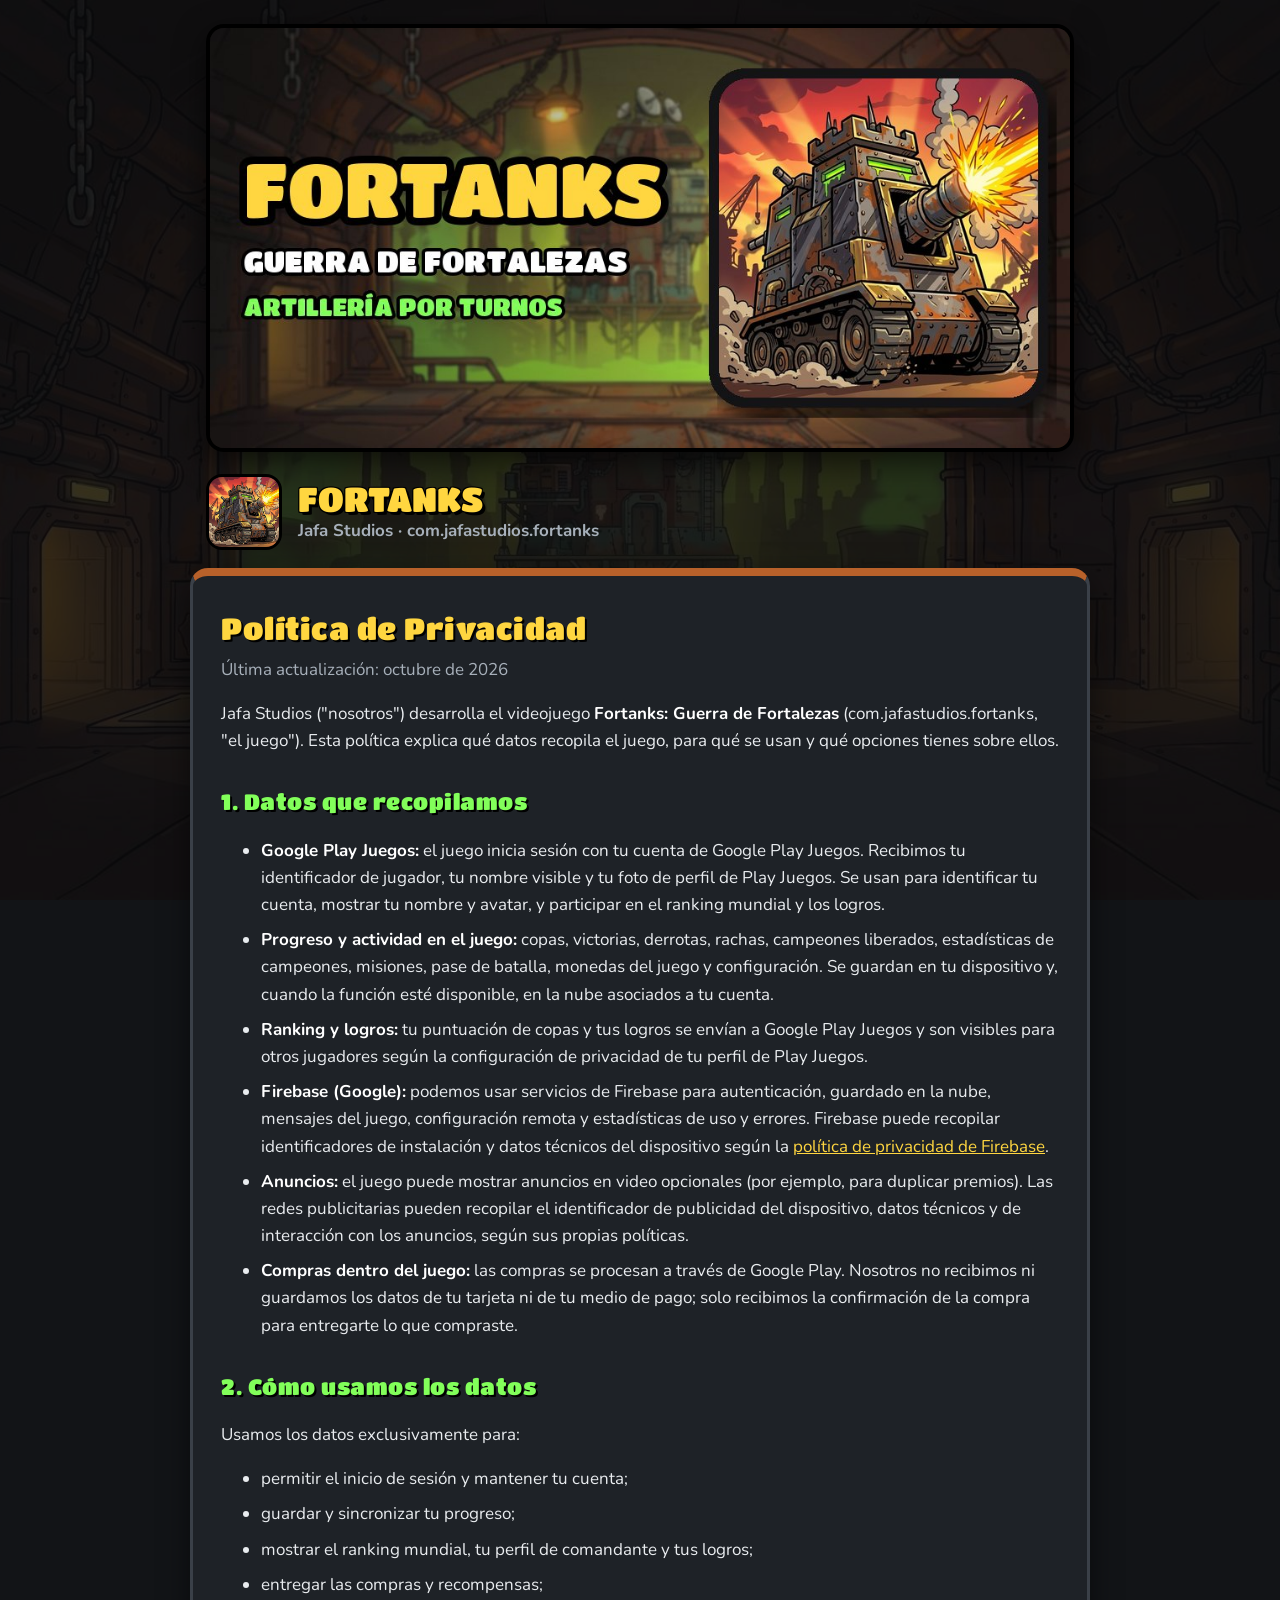
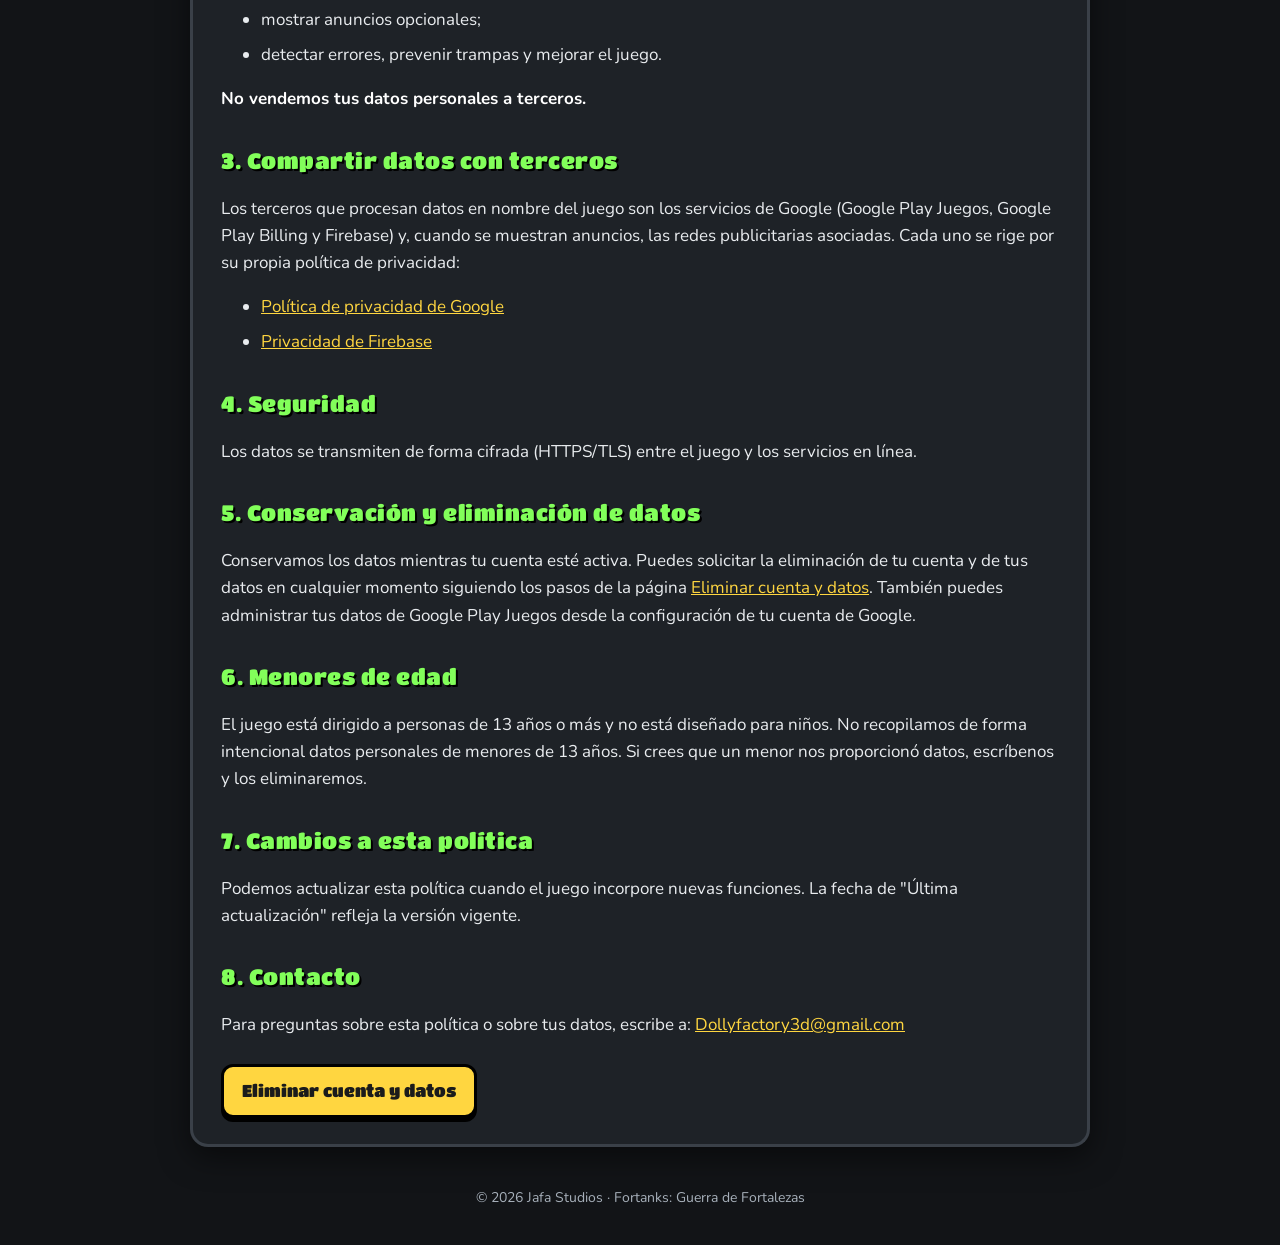
<file: index.html>
<!doctype html>
<html lang="es">
<head>
<meta charset="utf-8">
<title>Política de Privacidad — Fortanks</title>
<meta name="viewport" content="width=device-width, initial-scale=1">
<meta name="description" content="Política de privacidad de Fortanks: Guerra de Fortalezas, de Jafa Studios.">
<link rel="icon" href="img/logo.jpg">
<link rel="stylesheet" href="style.css">
</head>
<body>

<header>
  <img class="banner" src="img/banner.jpg" alt="Fortanks: Guerra de Fortalezas">
  <div class="brand">
    <img src="img/logo.jpg" alt="Logo de Fortanks">
    <div>
      <div class="name">FORTANKS</div>
      <div class="studio">Jafa Studios · com.jafastudios.fortanks</div>
    </div>
  </div>
</header>

<main>
<h1>Política de Privacidad</h1>
<p class="updated">Última actualización: octubre de 2026</p>

<p>Jafa Studios ("nosotros") desarrolla el videojuego <strong>Fortanks: Guerra de Fortalezas</strong> (com.jafastudios.fortanks, "el juego"). Esta política explica qué datos recopila el juego, para qué se usan y qué opciones tienes sobre ellos.</p>

<h2>1. Datos que recopilamos</h2>
<ul>
  <li><strong>Google Play Juegos:</strong> el juego inicia sesión con tu cuenta de Google Play Juegos. Recibimos tu identificador de jugador, tu nombre visible y tu foto de perfil de Play Juegos. Se usan para identificar tu cuenta, mostrar tu nombre y avatar, y participar en el ranking mundial y los logros.</li>
  <li><strong>Progreso y actividad en el juego:</strong> copas, victorias, derrotas, rachas, campeones liberados, estadísticas de campeones, misiones, pase de batalla, monedas del juego y configuración. Se guardan en tu dispositivo y, cuando la función esté disponible, en la nube asociados a tu cuenta.</li>
  <li><strong>Ranking y logros:</strong> tu puntuación de copas y tus logros se envían a Google Play Juegos y son visibles para otros jugadores según la configuración de privacidad de tu perfil de Play Juegos.</li>
  <li><strong>Firebase (Google):</strong> podemos usar servicios de Firebase para autenticación, guardado en la nube, mensajes del juego, configuración remota y estadísticas de uso y errores. Firebase puede recopilar identificadores de instalación y datos técnicos del dispositivo según la <a href="https://firebase.google.com/support/privacy" target="_blank" rel="noopener">política de privacidad de Firebase</a>.</li>
  <li><strong>Anuncios:</strong> el juego puede mostrar anuncios en video opcionales (por ejemplo, para duplicar premios). Las redes publicitarias pueden recopilar el identificador de publicidad del dispositivo, datos técnicos y de interacción con los anuncios, según sus propias políticas.</li>
  <li><strong>Compras dentro del juego:</strong> las compras se procesan a través de Google Play. Nosotros no recibimos ni guardamos los datos de tu tarjeta ni de tu medio de pago; solo recibimos la confirmación de la compra para entregarte lo que compraste.</li>
</ul>

<h2>2. Cómo usamos los datos</h2>
<p>Usamos los datos exclusivamente para:</p>
<ul>
  <li>permitir el inicio de sesión y mantener tu cuenta;</li>
  <li>guardar y sincronizar tu progreso;</li>
  <li>mostrar el ranking mundial, tu perfil de comandante y tus logros;</li>
  <li>entregar las compras y recompensas;</li>
  <li>mostrar anuncios opcionales;</li>
  <li>detectar errores, prevenir trampas y mejorar el juego.</li>
</ul>
<p><strong>No vendemos tus datos personales a terceros.</strong></p>

<h2>3. Compartir datos con terceros</h2>
<p>Los terceros que procesan datos en nombre del juego son los servicios de Google (Google Play Juegos, Google Play Billing y Firebase) y, cuando se muestran anuncios, las redes publicitarias asociadas. Cada uno se rige por su propia política de privacidad:</p>
<ul>
  <li><a href="https://policies.google.com/privacy" target="_blank" rel="noopener">Política de privacidad de Google</a></li>
  <li><a href="https://firebase.google.com/support/privacy" target="_blank" rel="noopener">Privacidad de Firebase</a></li>
</ul>

<h2>4. Seguridad</h2>
<p>Los datos se transmiten de forma cifrada (HTTPS/TLS) entre el juego y los servicios en línea.</p>

<h2>5. Conservación y eliminación de datos</h2>
<p>Conservamos los datos mientras tu cuenta esté activa. Puedes solicitar la eliminación de tu cuenta y de tus datos en cualquier momento siguiendo los pasos de la página <a href="delete-account.html">Eliminar cuenta y datos</a>. También puedes administrar tus datos de Google Play Juegos desde la configuración de tu cuenta de Google.</p>

<h2>6. Menores de edad</h2>
<p>El juego está dirigido a personas de 13 años o más y no está diseñado para niños. No recopilamos de forma intencional datos personales de menores de 13 años. Si crees que un menor nos proporcionó datos, escríbenos y los eliminaremos.</p>

<h2>7. Cambios a esta política</h2>
<p>Podemos actualizar esta política cuando el juego incorpore nuevas funciones. La fecha de "Última actualización" refleja la versión vigente.</p>

<h2>8. Contacto</h2>
<p>Para preguntas sobre esta política o sobre tus datos, escribe a: <a href="mailto:Dollyfactory3d@gmail.com">Dollyfactory3d@gmail.com</a></p>

<div class="nav">
  <a class="button" href="delete-account.html">Eliminar cuenta y datos</a>
</div>
</main>

<footer>© 2026 Jafa Studios · Fortanks: Guerra de Fortalezas</footer>

</body>
</html>
</file>
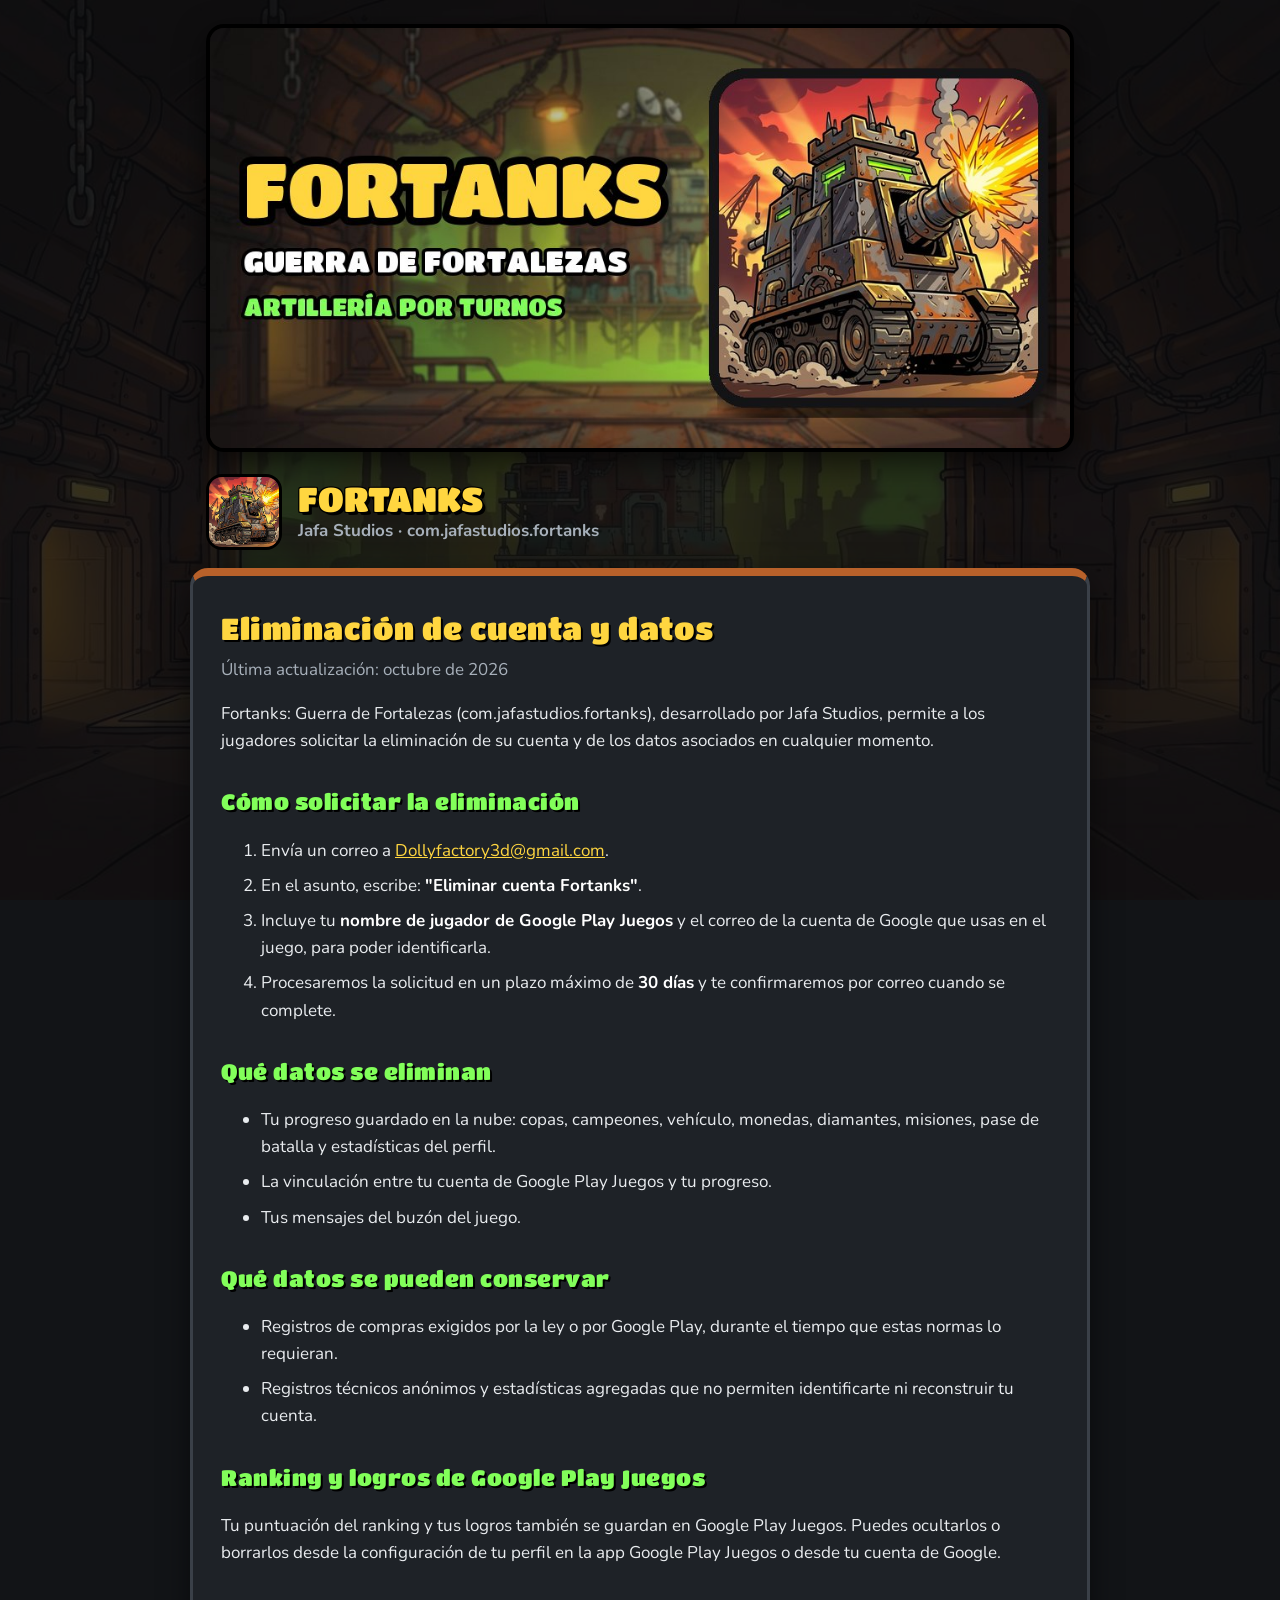
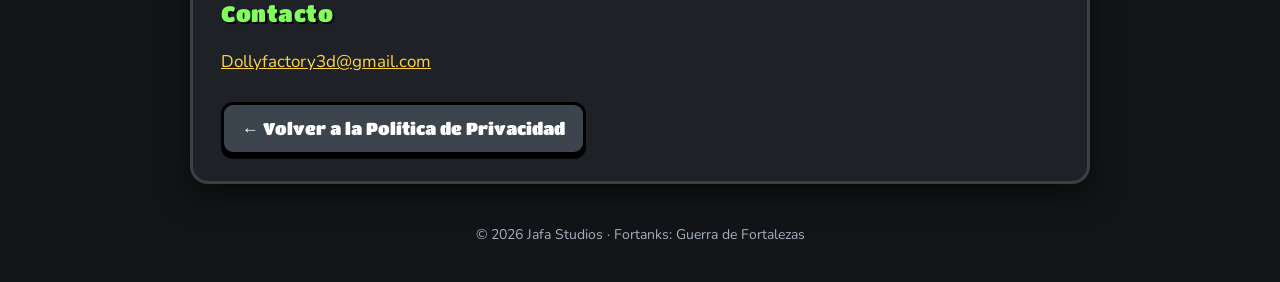
<file: delete-account.html>
<!doctype html>
<html lang="es">
<head>
<meta charset="utf-8">
<title>Eliminar cuenta — Fortanks</title>
<meta name="viewport" content="width=device-width, initial-scale=1">
<meta name="description" content="Cómo solicitar la eliminación de tu cuenta y datos de Fortanks.">
<link rel="icon" href="img/logo.jpg">
<link rel="stylesheet" href="style.css">
</head>
<body>

<header>
  <img class="banner" src="img/banner.jpg" alt="Fortanks: Guerra de Fortalezas">
  <div class="brand">
    <img src="img/logo.jpg" alt="Logo de Fortanks">
    <div>
      <div class="name">FORTANKS</div>
      <div class="studio">Jafa Studios · com.jafastudios.fortanks</div>
    </div>
  </div>
</header>

<main>
<h1>Eliminación de cuenta y datos</h1>
<p class="updated">Última actualización: octubre de 2026</p>

<p>Fortanks: Guerra de Fortalezas (com.jafastudios.fortanks), desarrollado por Jafa Studios, permite a los jugadores solicitar la eliminación de su cuenta y de los datos asociados en cualquier momento.</p>

<h2>Cómo solicitar la eliminación</h2>
<ol>
  <li>Envía un correo a <a href="mailto:Dollyfactory3d@gmail.com?subject=Eliminar%20cuenta%20Fortanks">Dollyfactory3d@gmail.com</a>.</li>
  <li>En el asunto, escribe: <strong>"Eliminar cuenta Fortanks"</strong>.</li>
  <li>Incluye tu <strong>nombre de jugador de Google Play Juegos</strong> y el correo de la cuenta de Google que usas en el juego, para poder identificarla.</li>
  <li>Procesaremos la solicitud en un plazo máximo de <strong>30 días</strong> y te confirmaremos por correo cuando se complete.</li>
</ol>

<h2>Qué datos se eliminan</h2>
<ul>
  <li>Tu progreso guardado en la nube: copas, campeones, vehículo, monedas, diamantes, misiones, pase de batalla y estadísticas del perfil.</li>
  <li>La vinculación entre tu cuenta de Google Play Juegos y tu progreso.</li>
  <li>Tus mensajes del buzón del juego.</li>
</ul>

<h2>Qué datos se pueden conservar</h2>
<ul>
  <li>Registros de compras exigidos por la ley o por Google Play, durante el tiempo que estas normas lo requieran.</li>
  <li>Registros técnicos anónimos y estadísticas agregadas que no permiten identificarte ni reconstruir tu cuenta.</li>
</ul>

<h2>Ranking y logros de Google Play Juegos</h2>
<p>Tu puntuación del ranking y tus logros también se guardan en Google Play Juegos. Puedes ocultarlos o borrarlos desde la configuración de tu perfil en la app Google Play Juegos o desde tu cuenta de Google.</p>

<h2>Contacto</h2>
<p><a href="mailto:Dollyfactory3d@gmail.com">Dollyfactory3d@gmail.com</a></p>

<div class="nav">
  <a class="button secondary" href="index.html">← Volver a la Política de Privacidad</a>
</div>
</main>

<footer>© 2026 Jafa Studios · Fortanks: Guerra de Fortalezas</footer>

</body>
</html>
</file>
<file: style.css>
@import url('https://fonts.googleapis.com/css2?family=Titan+One&family=Nunito:wght@400;700;800&display=swap');

:root {
  --bg: #121417;
  --panel: #1e2227;
  --panel-edge: #3a4048;
  --rust: #b8612a;
  --gold: #ffd640;
  --green: #82ff5a;
  --text: #e9ecef;
  --muted: #a7b0ba;
}

* { box-sizing: border-box; }

body {
  margin: 0;
  background: var(--bg) url('img/fondo.jpg') center top / cover fixed;
  color: var(--text);
  font-family: 'Nunito', system-ui, sans-serif;
  font-size: 17px;
  line-height: 1.6;
}

body::before {
  content: "";
  position: fixed;
  inset: 0;
  background: rgba(10, 12, 14, 0.82);
  z-index: -1;
}

header {
  max-width: 900px;
  margin: 0 auto;
  padding: 24px 16px 0;
}

.banner {
  width: 100%;
  border-radius: 18px;
  border: 4px solid #000;
  box-shadow: 0 10px 30px rgba(0, 0, 0, 0.6);
  display: block;
}

.brand {
  display: flex;
  align-items: center;
  gap: 16px;
  margin: 22px 0 6px;
}

.brand img {
  width: 76px;
  height: 76px;
  border-radius: 16px;
  border: 3px solid #000;
}

.brand .name {
  font-family: 'Titan One', sans-serif;
  font-size: 34px;
  color: var(--gold);
  text-shadow: 3px 3px 0 #000, -1px -1px 0 #000, 1px -1px 0 #000, -1px 1px 0 #000;
  line-height: 1.1;
}

.brand .studio {
  color: var(--muted);
  font-weight: 700;
}

main {
  max-width: 900px;
  margin: 18px auto 40px;
  padding: 28px 28px 20px;
  background: var(--panel);
  border: 3px solid var(--panel-edge);
  border-top: 8px solid var(--rust);
  border-radius: 18px;
  box-shadow: 0 10px 30px rgba(0, 0, 0, 0.5);
}

h1, h2 {
  font-family: 'Titan One', sans-serif;
  font-weight: 400;
  letter-spacing: 0.5px;
  text-shadow: 2px 2px 0 #000;
}

h1 { color: var(--gold); font-size: 30px; margin: 0 0 4px; }
h2 { color: var(--green); font-size: 22px; margin: 30px 0 8px; }

.updated { color: var(--muted); margin-top: 0; }

a { color: var(--gold); }

li { margin-bottom: 8px; }

strong { color: #fff; }

.nav {
  display: flex;
  flex-wrap: wrap;
  gap: 10px;
  margin: 26px 0 6px;
}

.button {
  display: inline-block;
  padding: 10px 18px;
  border-radius: 12px;
  border: 3px solid #000;
  background: var(--gold);
  color: #1b1b1b;
  font-family: 'Titan One', sans-serif;
  text-decoration: none;
  box-shadow: 0 4px 0 #000;
}

.button.secondary { background: #3c444d; color: #fff; }

footer {
  text-align: center;
  color: var(--muted);
  padding: 0 16px 36px;
  font-size: 14px;
}

@media (max-width: 600px) {
  main { padding: 20px 16px 12px; }
  h1 { font-size: 24px; }
  .brand .name { font-size: 28px; }
}
</file>
